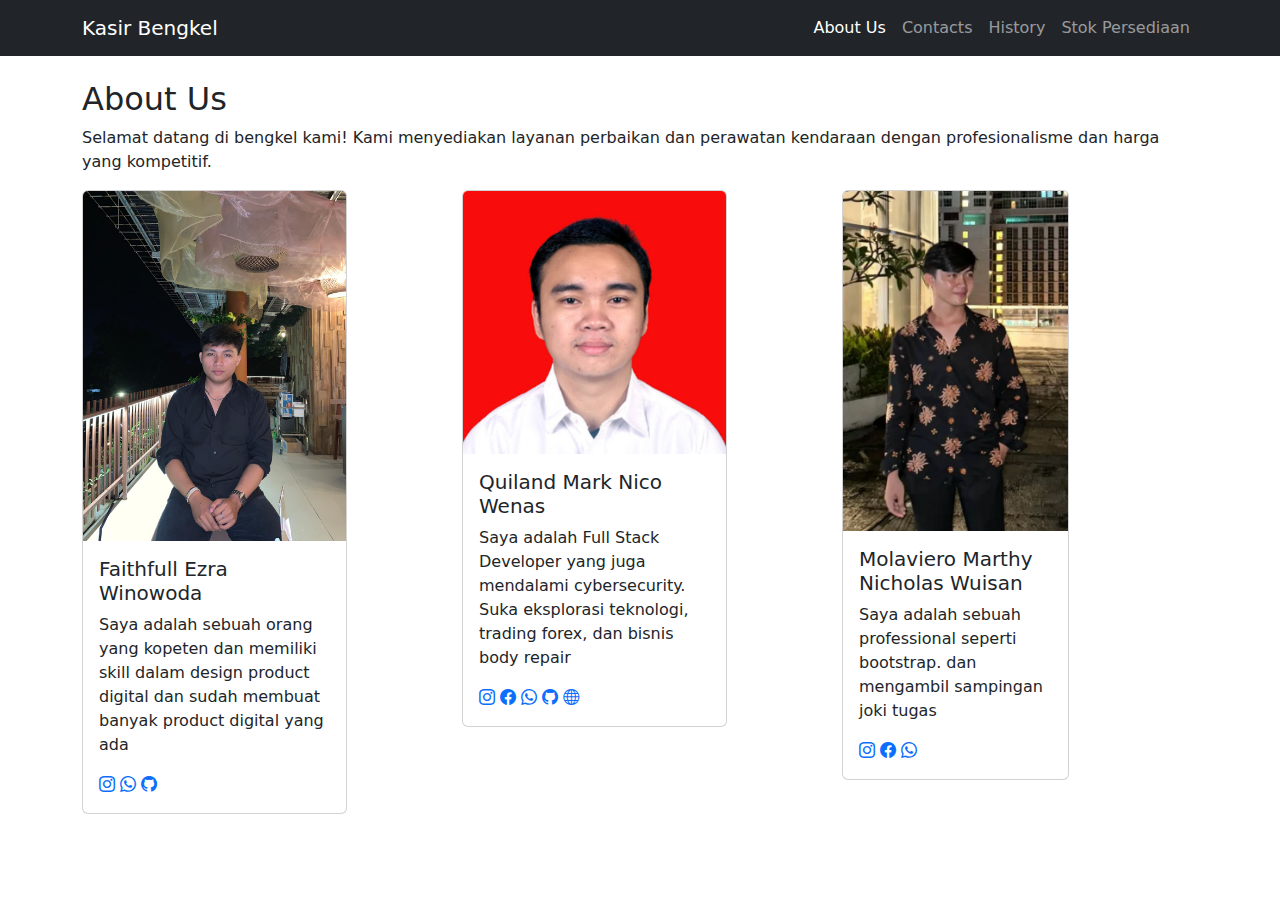
<file: project/about.html>
<!DOCTYPE html>
<html lang="id">
<head>
    <meta charset="UTF-8">
    <meta name="viewport" content="width=device-width, initial-scale=1.0">
    <title>About Us</title>
    <link href="https://cdn.jsdelivr.net/npm/bootstrap@5.3.0/dist/css/bootstrap.min.css" rel="stylesheet">
    <link rel="stylesheet" href="https://cdn.jsdelivr.net/npm/bootstrap-icons/font/bootstrap-icons.css">
</head>
<body>

<!-- Navbar Start -->
<nav class="navbar navbar-expand-lg bg-dark navbar-dark">
    <div class="container">
        <a class="navbar-brand" href="dashboard.html">Kasir Bengkel</a>
        <button class="navbar-toggler" type="button" data-bs-toggle="collapse" data-bs-target="#navbarNav">
            <span class="navbar-toggler-icon"></span>
        </button>
        <div class="collapse navbar-collapse" id="navbarNav">
            <ul class="navbar-nav ms-auto">
                <li class="nav-item">
                    <a class="nav-link active" href="about.html">About Us</a>
                </li>
                <li class="nav-item">
                    <a class="nav-link" href="contacts.html">Contacts</a>
                </li>
                <li class="nav-item">
                    <a class="nav-link" href="history.html">History</a>
                </li>
                <li class="nav-item">
                    <a class="nav-link" href="stok.html">Stok Persediaan</a>
                </li>
            </ul>
        </div>
    </div>
</nav>
<!-- Navbar End -->

<div class="container mt-4">
    <h2>About Us</h2>
    <p>Selamat datang di bengkel kami! Kami menyediakan layanan perbaikan dan perawatan kendaraan dengan profesionalisme dan harga yang kompetitif.</p>
    <div class="row">
        <div class="col-sm-4 mb-3 mb-sm-0">
            <div class="card" style="width: 7cm">
              <img src="./img/Gambar WhatsApp 2025-03-03 pukul 15.39.35_ff7f4a6c.jpg" class="card-img-top" alt="quiland">
              <div class="card-body">
                <h5 class="card-title">Faithfull Ezra Winowoda</h5>
                <p class="card-text">Saya adalah sebuah orang yang kopeten dan memiliki skill dalam design product digital dan sudah membuat banyak product digital yang ada</p>
                <a href="https://www.instagram.com/faith_kambey/" target="_blank"><i class="bi bi-instagram"></i></a>
                <a href="https://wa.me/6287844408700" target="_blank"><i class="bi bi-whatsapp"></i></a>
                <a href="https://github.com/quiland15" target="_blank"><i class="bi bi-github"></i></a>
              </div>
            </div>
        </div>
        <div class="col-sm-4">
            <div class="card" style="width: 7cm">
              <img src="./img/unnamed.jpg" class="card-img-top" alt="quiland">
              <div class="card-body">
                <h5 class="card-title">Quiland Mark Nico Wenas</h5>
                <p class="card-text">Saya adalah Full Stack Developer yang juga mendalami cybersecurity. Suka eksplorasi teknologi, trading forex, dan bisnis body repair</p>
                <a href="https://www.instagram.com/quilandwenas/" target="_blank"><i class="bi bi-instagram"></i></a>
                <a href="https://web.facebook.com/allenwenas/" target="_blank"><i class="bi bi-facebook"></i></a>
                <a href="https://wa.me/6282192987104" target="_blank"><i class="bi bi-whatsapp"></i></a>
                <a href="https://github.com/quiland15" target="_blank"><i class="bi bi-github"></i></a>
                <a href="https://quild.site/" target="_blank"><i class="bi bi-globe"></i></a>
              </div>
            </div>
        </div>
        <div class="col-sm-4">
            <div class="card" style="width: 6cm;">
              <img src="./img/Gambar WhatsApp 2025-03-03 pukul 15.47.40_c6f7366d.jpg" class="card-img-top" alt="Molaviero" style="height: 340px;">
              <div class="card-body">
                <h5 class="card-title">Molaviero Marthy Nicholas Wuisan</h5>
                <p class="card-text">Saya adalah sebuah professional seperti bootstrap. dan mengambil sampingan joki tugas</p>
                <a href="https://www.instagram.com/mwuisan_/" target="_blank"><i class="bi bi-instagram"></i></a>
                <a href="https://web.facebook.com/molaviro.wuisan" target="_blank"><i class="bi bi-facebook"></i></a>
                <a href="https://wa.me/6281243510660" target="_blank"><i class="bi bi-whatsapp"></i></a>
              </div>
            </div>
        </div>
    </div>
</div>

<script src="https://cdn.jsdelivr.net/npm/bootstrap@5.3.0/dist/js/bootstrap.bundle.min.js"></script>
</body>
</html>
</file>
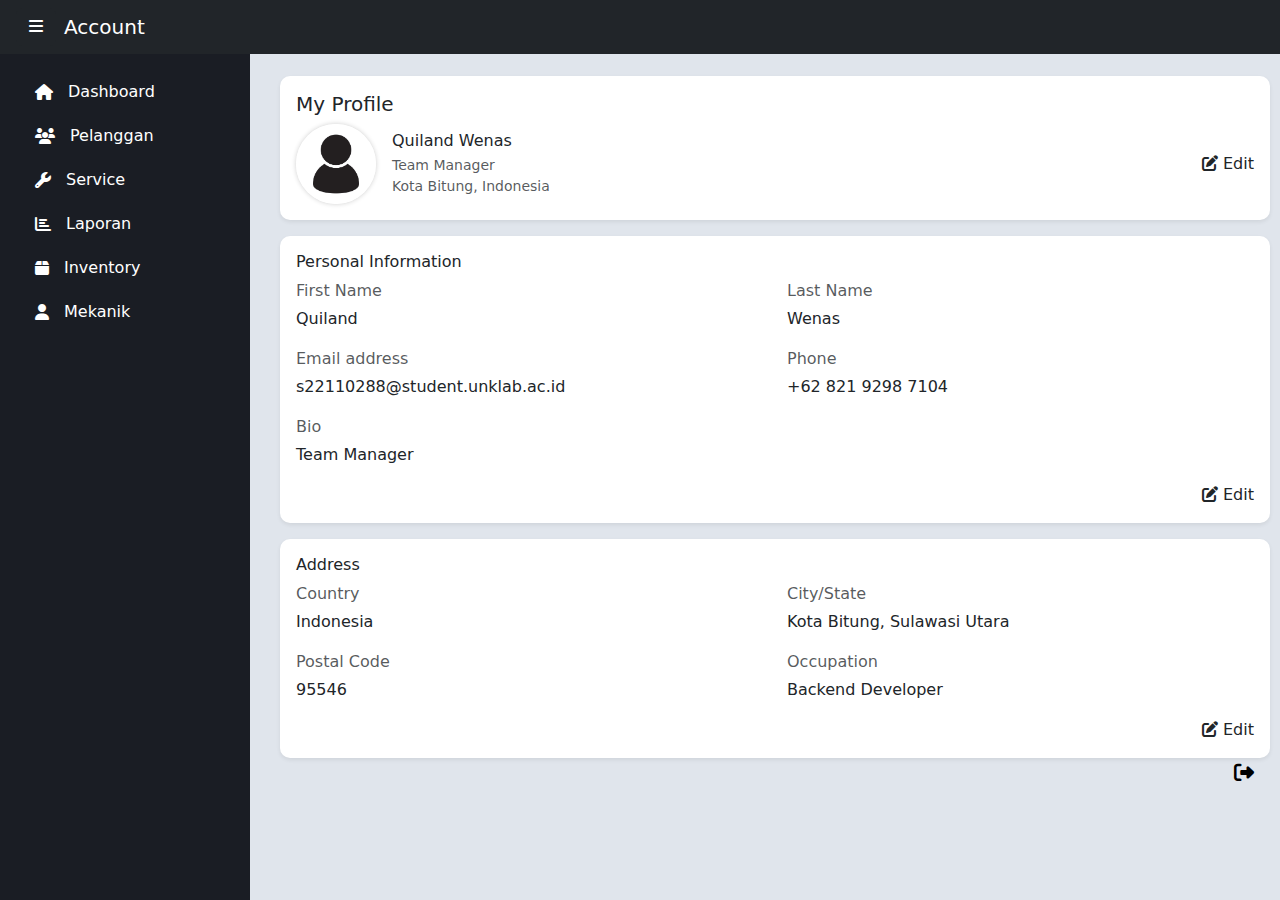
<file: project/Account.html>
<!DOCTYPE html>
<html lang="en">
<head>
    <meta charset="UTF-8">
    <meta name="viewport" content="width=device-width, initial-scale=1.0">
    <title>Account</title>
    <link rel="stylesheet" href="https://cdnjs.cloudflare.com/ajax/libs/font-awesome/6.4.2/css/all.min.css">
    <link rel="stylesheet" href="https://cdnjs.cloudflare.com/ajax/libs/bootstrap/5.3.0/css/bootstrap.min.css">
    <link rel="stylesheet" href="css/style.css">
    <script src="js/script.js"></script>
    <script src="https://cdnjs.cloudflare.com/ajax/libs/bootstrap/5.3.0/js/bootstrap.bundle.min.js"></script>
</head>
<body>
    <!-- navbar -->
    <nav class="navbar navbar-dark bg-dark px-3">
        <div class="d-flex align-items-center">
            <button class="btn btn-dark" onclick="toggleSidebar()">
                <i class="fas fa-bars"></i>
            </button>
            <span class="navbar-brand mb-0 h1 ms-2">Account</span>
        </div>
    </nav>
    
    
    <!-- Sidebar -->
    <div class="sidebar" id="sidebar">
        <a href="Dashboard.html"><i class="fas fa-home"></i> <span>Dashboard</span></a>
        <a href="Pelanggan.html"><i class="fas fa-users"></i> <span>Pelanggan</span></a>
        <a href="Service.html"><i class="fas fa-wrench"></i> <span>Service</span></a>
        <a href="Laporan.html"><i class="fas fa-chart-bar"></i> <span>Laporan</span></a>
        <a href="#"><i class="fas fa-box"></i> <span>Inventory</span></a>
        <a href="#"><i class="fas fa-user"></i> <span>Mekanik</span></a>
    </div>
    
    <!-- Main Content -->
    <div class="content col-md-9">
        <div class="profile-card shadow-sm p-3">
            <h5>My Profile</h5>
            <div class="d-flex align-items-center">
                <img src="/project/img/profile-icon-design-free-vector.jpg" alt="Profile Picture">
                <div class="ms-3">
                    <h6 class="mb-1">Quiland Wenas</h6>
                    <p class="text-muted small mb-0">Team Manager<br> Kota Bitung, Indonesia</p>
                </div>
                <div class="ms-auto">
                    <span class="edit-btn"><i class="fas fa-edit"></i> Edit</span>
                </div>
            </div>
        </div>

        <!-- Personal Information -->
        <div class="profile-card shadow-sm p-3 mt-3">
            <h6>Personal Information</h6>
            <div class="row">
                <div class="col-md-6">
                    <p class="mb-1 text-muted">First Name</p>
                    <p>Quiland</p>
                </div>
                <div class="col-md-6">
                    <p class="mb-1 text-muted">Last Name</p>
                    <p>Wenas</p>
                </div>
                <div class="col-md-6">
                    <p class="mb-1 text-muted">Email address</p>
                    <p>s22110288@student.unklab.ac.id</p>
                </div>
                <div class="col-md-6">
                    <p class="mb-1 text-muted">Phone</p>
                    <p>+62 821 9298 7104</p>
                </div>
                <div class="col-md-6">
                    <p class="mb-1 text-muted">Bio</p>
                    <p>Team Manager</p>
                </div>
            </div>
            <div class="text-end">
                <span class="edit-btn"><i class="fas fa-edit"></i> Edit</span>
            </div>
        </div>

        <!-- Address -->
        <div class="profile-card shadow-sm p-3 mt-3">
            <h6>Address</h6>
            <div class="row">
                <div class="col-md-6">
                    <p class="mb-1 text-muted">Country</p>
                    <p>Indonesia</p>
                </div>
                <div class="col-md-6">
                    <p class="mb-1 text-muted">City/State</p>
                    <p>Kota Bitung, Sulawasi Utara</p>
                </div>
                <div class="col-md-6">
                    <p class="mb-1 text-muted">Postal Code</p>
                    <p>95546</p>
                </div>
                <div class="col-md-6">
                    <p class="mb-1 text-muted">Occupation</p>
                    <p>Backend Developer</p>
                </div>
            </div>
            <div class="text-end">
                <span class="edit-btn"><i class="fas fa-edit"></i> Edit</span>
            </div>
        </div>

        <div class="justify-content-end d-flex">
            <a href="Login.html" class="text-black me-3" style="font-size: 20px;">
                <i class="fas fa-sign-out-alt"></i>
            </a>
        </div>

    </div>

</body>
</html>
</file>
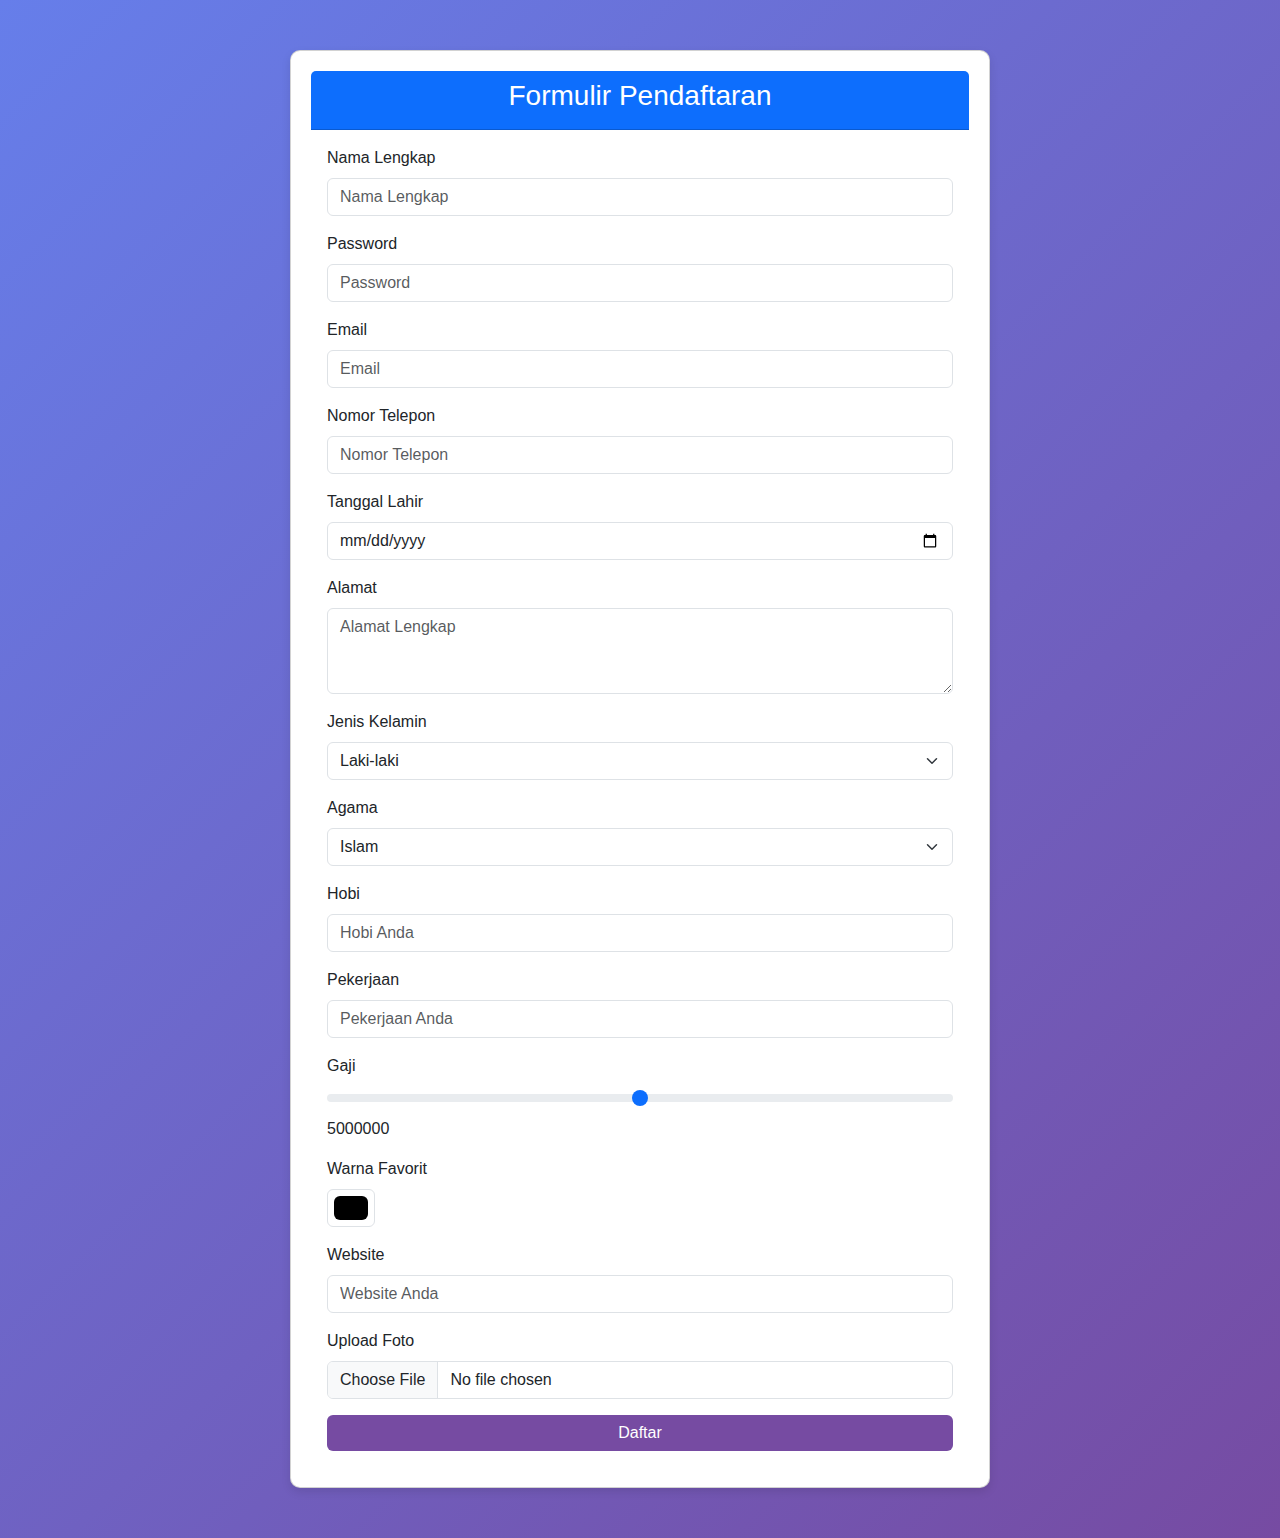
<file: project/coba.html>
<!DOCTYPE html>
<html lang="id">
<head>
    <meta charset="UTF-8">
    <meta name="viewport" content="width=device-width, initial-scale=1.0">
    <title>Formulir Pendaftaran</title>
    <link 
        href="https://cdn.jsdelivr.net/npm/bootstrap@5.3.3/dist/css/bootstrap.min.css" 
        rel="stylesheet"
    />
    <style>
        body {
            background: linear-gradient(135deg, #667eea, #764ba2);
            font-family: 'Poppins', sans-serif;
        }
        .card {
            max-width: 700px;
            margin: 50px auto;
            padding: 20px;
            border-radius: 10px;
            box-shadow: 0 4px 10px rgba(0, 0, 0, 0.1);
        }
        .form-control:focus {
            border-color: #764ba2;
            box-shadow: 0 0 10px rgba(118, 75, 162, 0.5);
        }
        .btn-primary {
            background-color: #764ba2;
            border: none;
        }
        .btn-primary:hover {
            background-color: #5a3e91;
        }
    </style>
</head>
<body>
    <div class="container">
        <div class="card">
            <div class="card-header bg-primary text-white text-center">
                <h3>Formulir Pendaftaran</h3>
            </div>
            <div class="card-body">
                <form method="get" action="inputForm.html">
                    <div class="mb-3">
                        <label class="form-label">Nama Lengkap</label>
                        <input type="text" name="name" class="form-control" placeholder="Nama Lengkap" required>
                    </div>
                    <div class="mb-3">
                        <label class="form-label">Password</label>
                        <input type="password" name="password" class="form-control" placeholder="Password" required>
                    </div>
                    <div class="mb-3">
                        <label class="form-label">Email</label>
                        <input type="email" name="email" class="form-control" placeholder="Email" required>
                    </div>
                    <div class="mb-3">
                        <label class="form-label">Nomor Telepon</label>
                        <input type="tel" name="phone" class="form-control" placeholder="Nomor Telepon" required>
                    </div>
                    <div class="mb-3">
                        <label class="form-label">Tanggal Lahir</label>
                        <input type="date" name="tgl_lahir" class="form-control" required>
                    </div>
                    <div class="mb-3">
                        <label class="form-label">Alamat</label>
                        <textarea name="alamat" class="form-control" rows="3" placeholder="Alamat Lengkap" required></textarea>
                    </div>
                    <div class="mb-3">
                        <label class="form-label">Jenis Kelamin</label>
                        <select name="jk" class="form-select" required>
                            <option value="Laki-laki">Laki-laki</option>
                            <option value="Perempuan">Perempuan</option>
                        </select>
                    </div>
                    <div class="mb-3">
                        <label class="form-label">Agama</label>
                        <select name="agama" class="form-select" required>
                            <option value="Islam">Islam</option>
                            <option value="Kristen">Kristen</option>
                            <option value="Katolik">Katolik</option>
                            <option value="Hindu">Hindu</option>
                            <option value="Budha">Budha</option>
                            <option value="Kong Hu Cu">Kong Hu Cu</option>
                        </select>
                    </div>
                    <div class="mb-3">
                        <label class="form-label">Hobi</label>
                        <input type="text" name="hobi" class="form-control" placeholder="Hobi Anda">
                    </div>
                    <div class="mb-3">
                        <label class="form-label">Pekerjaan</label>
                        <input type="text" name="pekerjaan" class="form-control" placeholder="Pekerjaan Anda">
                    </div>
                    <div class="mb-3">
                        <label class="form-label">Gaji</label>
                        <input type="range" name="gaji" id="gaji" min="0" max="10000000" step="500000" class="form-range" oninput="updateGaji(this.value)">
                        <span id="gajiValue">5000000</span>
                    </div>
                    <div class="mb-3">
                        <label class="form-label">Warna Favorit</label>
                        <input type="color" name="warna_favorit" class="form-control form-control-color">
                    </div>
                    <div class="mb-3">
                        <label class="form-label">Website</label>
                        <input type="url" name="website" class="form-control" placeholder="Website Anda">
                    </div>
                    <div class="mb-3">
                        <label class="form-label">Upload Foto</label>
                        <input type="file" name="foto" class="form-control">
                    </div>
                    <div class="text-center">
                        <button type="submit" class="btn btn-primary w-100">Daftar</button>
                    </div>
                </form>
            </div>
        </div>
    </div>

    <script>
        function updateGaji(value) {
            document.getElementById("gajiValue").textContent = value;
        }
    </script>
    <script 
        src="https://cdn.jsdelivr.net/npm/bootstrap@5.3.3/dist/js/bootstrap.bundle.min.js">
    </script>
</body>
</html>
</file>
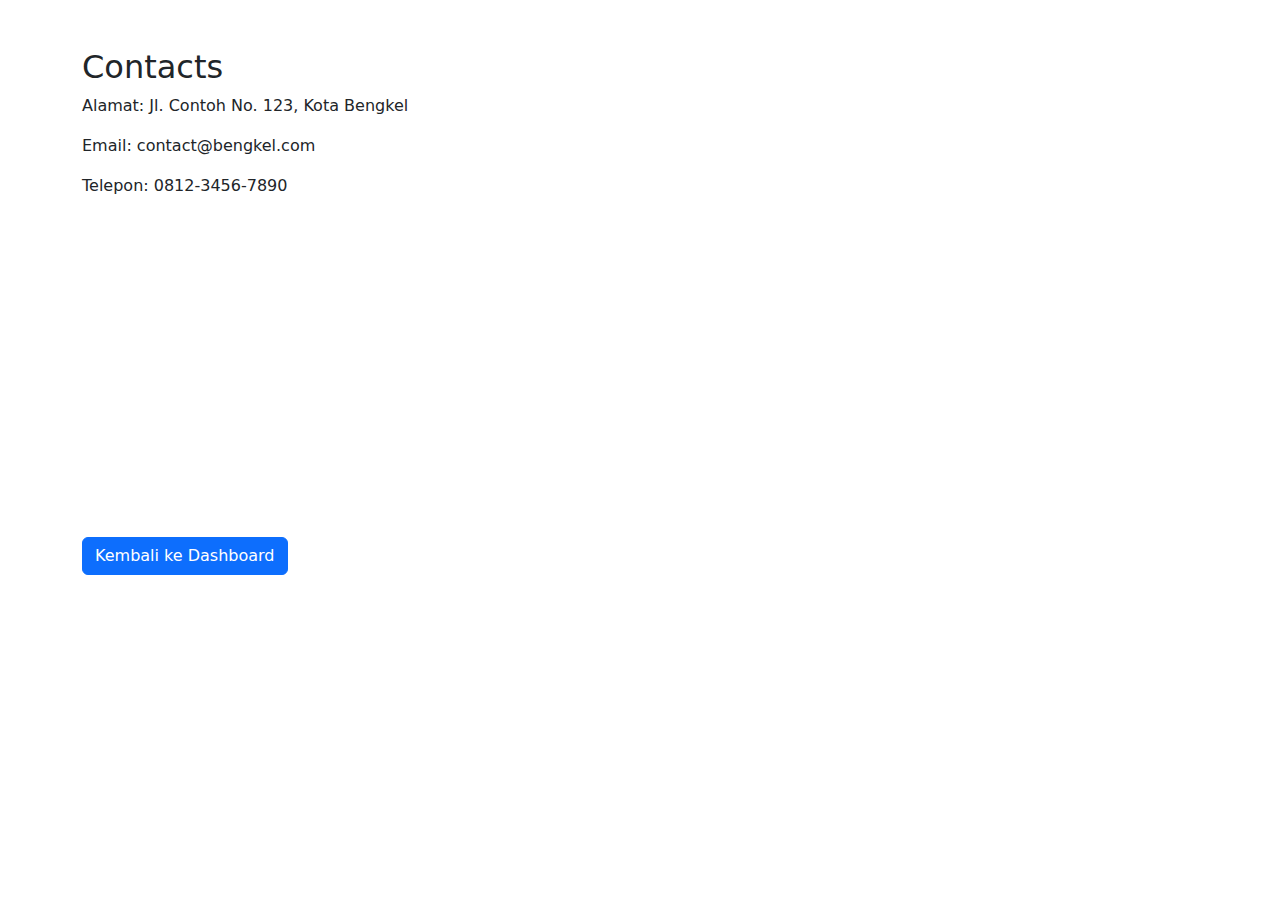
<file: project/contacts.html>
<!DOCTYPE html>
<html lang="en">
<head>
    <meta charset="UTF-8">
    <meta name="viewport" content="width=device-width, initial-scale=1.0">
    <title>Contacts</title>
    <link href="https://cdn.jsdelivr.net/npm/bootstrap@5.3.0/dist/css/bootstrap.min.css" rel="stylesheet">
</head>
<body>
    <div class="container mt-5">
        <h2>Contacts</h2>
        <p>Alamat: Jl. Contoh No. 123, Kota Bengkel</p>
        <p>Email: contact@bengkel.com</p>
        <p>Telepon: 0812-3456-7890</p>
        <iframe src="https://www.google.com/maps/embed?pb=!1m18!1m12!1m3!1d3988.5977349439345!2d124.97771097546601!3d1.4172818576937436!2m3!1f0!2f0!3f0!3m2!1i1024!2i768!4f13.1!3m3!1m2!1s0x32870ee8b37f363f%3A0x1f8e5089000c539f!2sAirmadidi%20Bawah%2C%20Airmadidi%2C%20North%20Minahasa%20Regency%2C%20North%20Sulawesi!5e0!3m2!1sen!2sid!4v1741157581532!5m2!1sen!2sid" width="100%" height="300" style="border:0;" allowfullscreen="" loading="lazy" referrerpolicy="no-referrer-when-downgrade"></iframe>
        <a href="dashboard.html" class="btn btn-primary mt-3">Kembali ke Dashboard</a>
    </div>
    <script src="https://cdn.jsdelivr.net/npm/bootstrap@5.3.0/dist/js/bootstrap.bundle.min.js"></script>
</body>
</html>
</file>
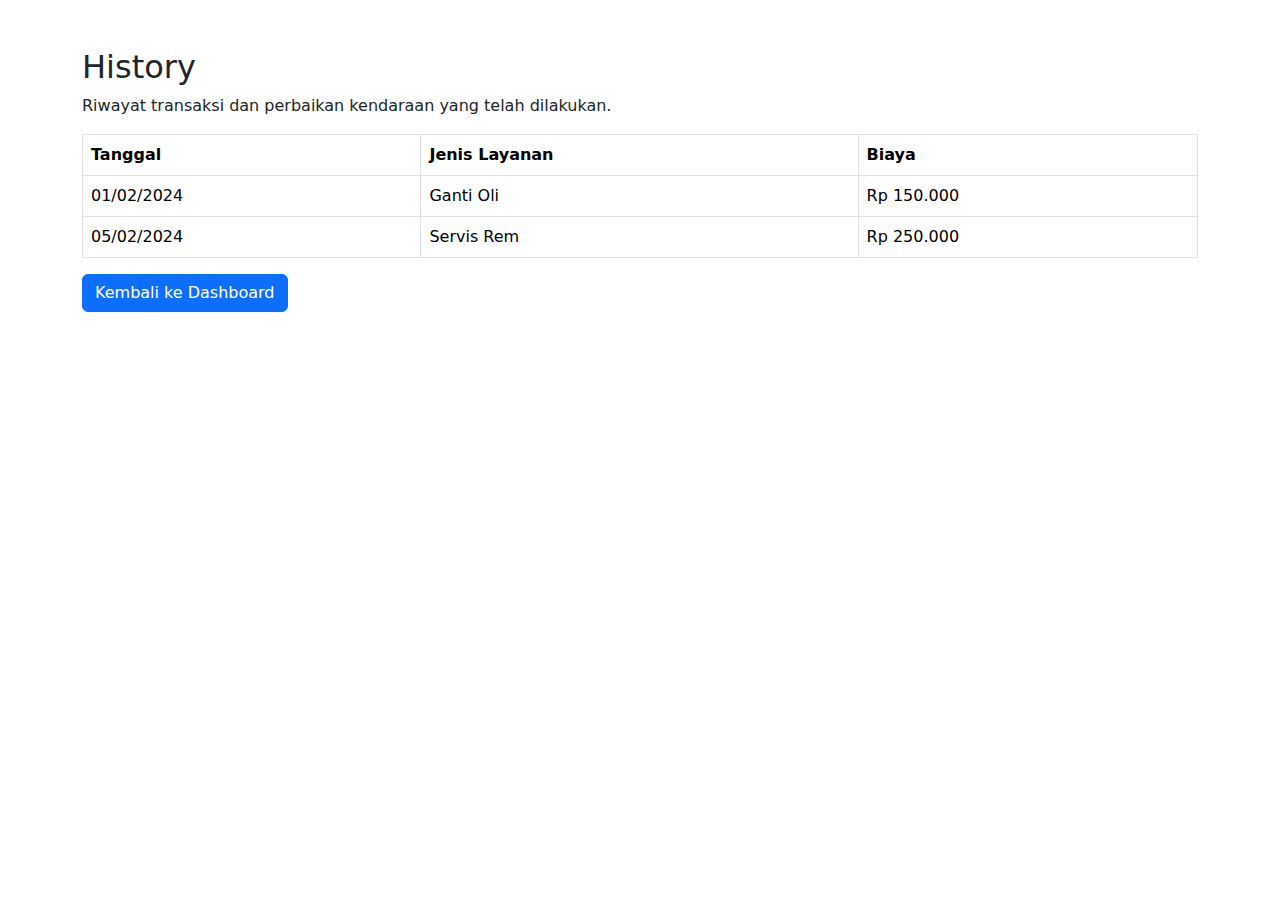
<file: project/history.html>
<!DOCTYPE html>
<html lang="en">
<head>
    <meta charset="UTF-8">
    <meta name="viewport" content="width=device-width, initial-scale=1.0">
    <title>History</title>
    <link href="https://cdn.jsdelivr.net/npm/bootstrap@5.3.0/dist/css/bootstrap.min.css" rel="stylesheet">
</head>
<body>
    <div class="container mt-5">
        <h2>History</h2>
        <p>Riwayat transaksi dan perbaikan kendaraan yang telah dilakukan.</p>
        <table class="table table-bordered">
            <thead>
                <tr>
                    <th>Tanggal</th>
                    <th>Jenis Layanan</th>
                    <th>Biaya</th>
                </tr>
            </thead>
            <tbody>
                <tr>
                    <td>01/02/2024</td>
                    <td>Ganti Oli</td>
                    <td>Rp 150.000</td>
                </tr>
                <tr>
                    <td>05/02/2024</td>
                    <td>Servis Rem</td>
                    <td>Rp 250.000</td>
                </tr>
            </tbody>
        </table>
        <a href="dashboard.html" class="btn btn-primary">Kembali ke Dashboard</a>
    </div>
    <script src="https://cdn.jsdelivr.net/npm/bootstrap@5.3.0/dist/js/bootstrap.bundle.min.js"></script>
</body>
</html>
</file>
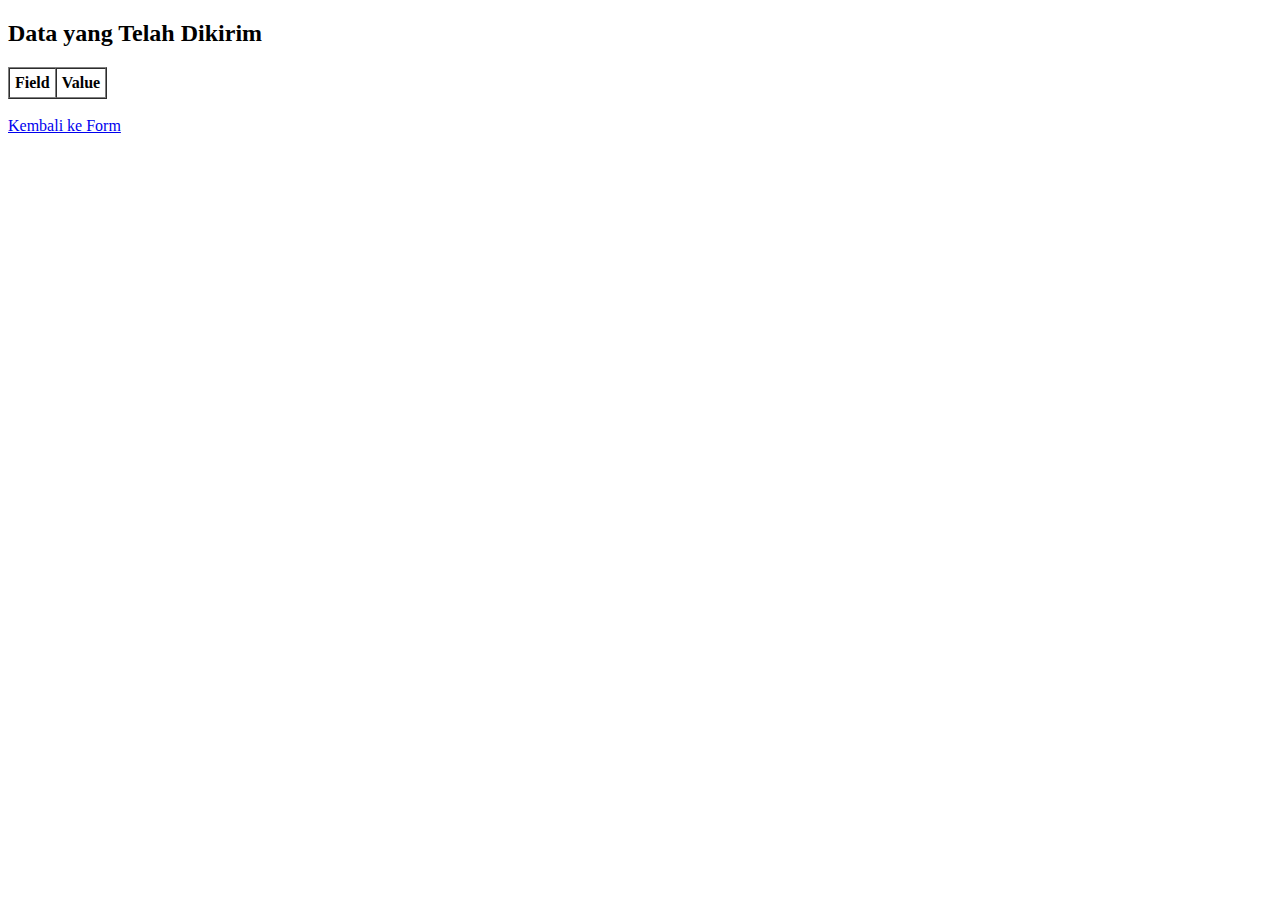
<file: project/inputForm.html>
<!DOCTYPE html>
<html lang="en">
  <head>
    <meta charset="UTF-8">
    <meta name="viewport" content="width=device-width, initial-scale=1.0">
    <title>Hasil Input Formulir</title>
  </head>
  <body>
    <h2>Data yang Telah Dikirim</h2>
    <table border="1" cellpadding="5" cellspacing="0">
      <tr>
        <th>Field</th>
        <th>Value</th>
      </tr>
      <script>
        const params = new URLSearchParams(window.location.search);
        for (const [key, value] of params.entries()) {
          document.write(`<tr><td>${key}</td><td>${value}</td></tr>`);
        }
      </script>
    </table>
    <br />
    <a href="index.html">Kembali ke Form</a>
  </body>
</html>
</file>
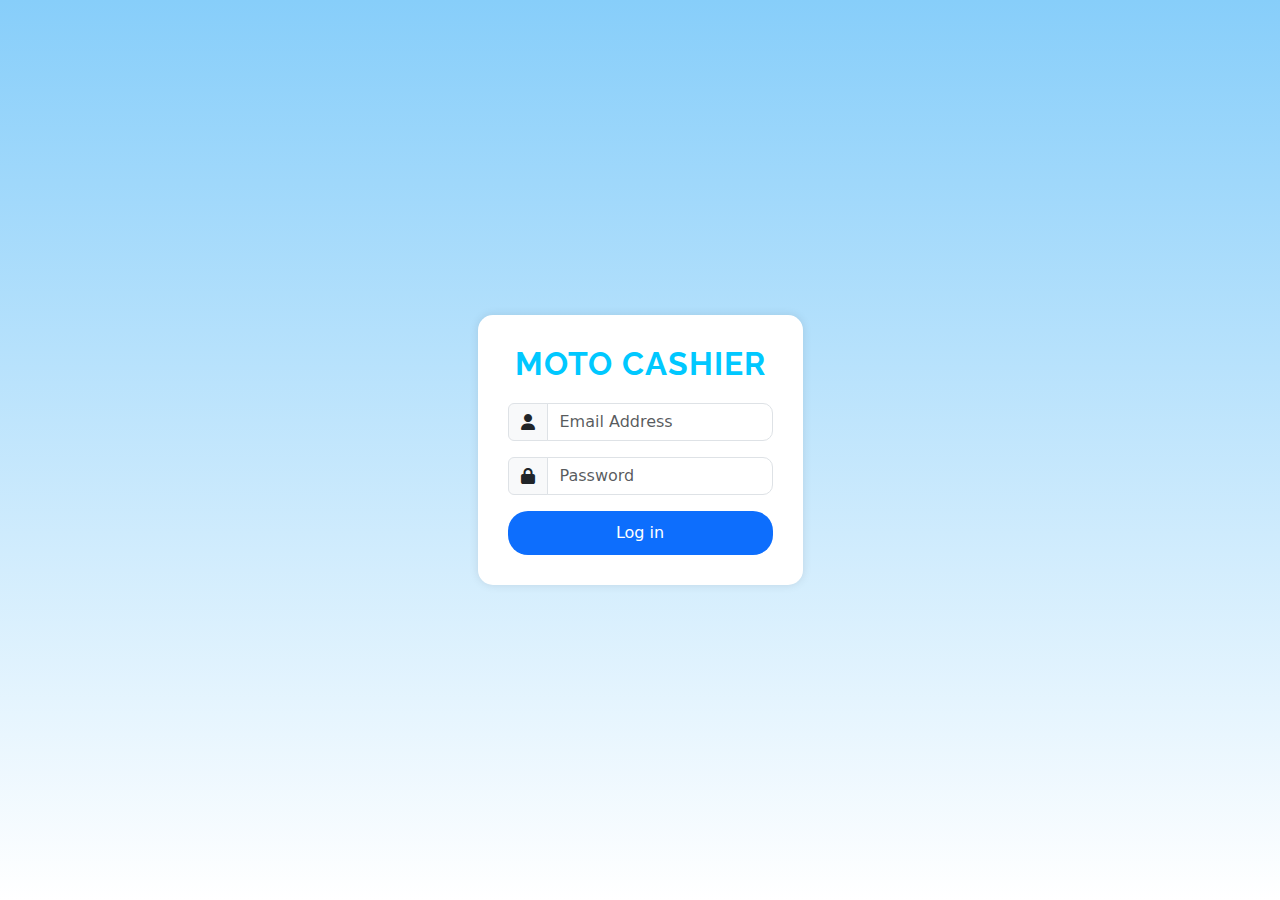
<file: project/Login.html>
<!DOCTYPE html>
<html lang="en">
<head>
    <meta charset="UTF-8">
    <meta name="viewport" content="width=device-width, initial-scale=1.0">
    <title>Login</title>
    <link href="https://cdn.jsdelivr.net/npm/bootstrap@5.3.0/dist/css/bootstrap.min.css" rel="stylesheet">
    <link rel="stylesheet" href="css/login.css">
    <script src="js/script.js"></script>
    <!-- font tambahan -->
    <link href="https://fonts.googleapis.com/css2?family=Montserrat:wght@400;700&display=swap" rel="stylesheet">
    <link href="https://fonts.googleapis.com/css2?family=Oswald:wght@400;700&display=swap" rel="stylesheet">
    <link href="https://fonts.googleapis.com/css2?family=Raleway:wght@400;700&display=swap" rel="stylesheet">
    <link href="https://fonts.googleapis.com/css2?family=Lobster&display=swap" rel="stylesheet">
    <!-- akhir -->
    <link rel="stylesheet" href="https://cdnjs.cloudflare.com/ajax/libs/font-awesome/6.4.2/css/all.min.css">
    <script src="https://cdn.jsdelivr.net/npm/bootstrap@5.3.0/dist/js/bootstrap.bundle.min.js"></script>
</head>
<body>
    <div class="login-container">
        <h2>MOTO CASHIER</h2>
        <form onsubmit="handleLogin(event)">
            <div class="input-group mb-3">
                <span class="input-group-text">
                    <i class="fas fa-user"></i>
                </span>
                <input type="email" class="form-control" placeholder="Email Address">
            </div>
            <div class="input-group mb-3">
                <span class="input-group-text">
                    <i class="fas fa-lock"></i>
                </span>
                <input type="password" class="form-control" placeholder="Password">
            </div>
            <button type="submit" class="btn btn-primary w-100" >Log in</button>
        </form>
    </div>
</body>
</html>
</file>
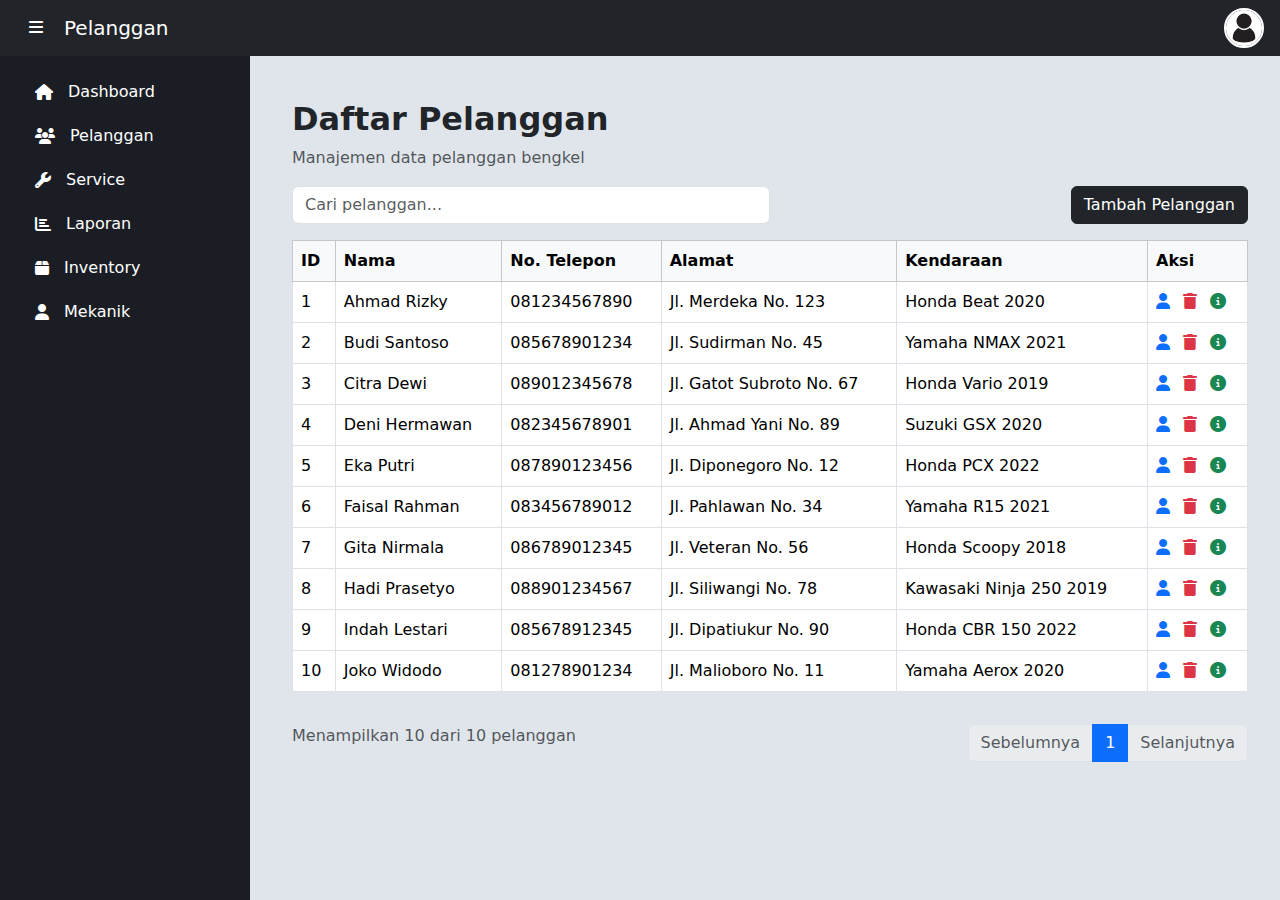
<file: project/Pelanggan.html>
<!DOCTYPE html>
<html lang="en">
<head>
    <meta charset="UTF-8">
    <meta name="viewport" content="width=device-width, initial-scale=1.0">
    <title>Pelanggan</title>
    <link rel="stylesheet" href="https://cdnjs.cloudflare.com/ajax/libs/font-awesome/6.4.2/css/all.min.css">
    <link rel="stylesheet" href="https://cdnjs.cloudflare.com/ajax/libs/bootstrap/5.3.0/css/bootstrap.min.css">
    <link rel="stylesheet" href="css/style.css">
    <script src="js/script.js"></script>
    <script src="https://cdnjs.cloudflare.com/ajax/libs/bootstrap/5.3.0/js/bootstrap.bundle.min.js"></script>
</head>
<body>
    <!-- navbar -->
    <nav class="navbar navbar-dark bg-dark px-3">
        <div class="d-flex align-items-center">
            <button class="btn btn-dark" onclick="toggleSidebar()">
                <i class="fas fa-bars"></i>
            </button>
            <span class="navbar-brand mb-0 h1 ms-2">Pelanggan</span>
        </div>
        <div class="dropdown">
            <button class="btn p-0 border-0 dropdown-toggle" type="button" id="profileDropdown" data-bs-toggle="dropdown" aria-expanded="false">
                <img src="/project/img/profile-icon-design-free-vector.jpg" alt="Profile" class="profile-img">
            </button>
            <ul class="dropdown-menu dropdown-menu-end" aria-labelledby="profileDropdown">
                <li><a class="dropdown-item" href="Account.html">My Account</a></li>
                <li><a class="dropdown-item" href="settings.html">Settings</a></li>
                <li><hr class="dropdown-divider"></li>
                <li><a class="dropdown-item text-danger" href="Login.html">Logout</a></li>
            </ul>
        </div>
    </nav>
    
    
    <!-- Sidebar -->
    <div class="sidebar" id="sidebar">
        <a href="Dashboard.html"><i class="fas fa-home"></i> <span>Dashboard</span></a>
        <a href="#"><i class="fas fa-users"></i> <span>Pelanggan</span></a>
        <a href="Service.html"><i class="fas fa-wrench"></i> <span>Service</span></a>
        <a href="Laporan.html"><i class="fas fa-chart-bar"></i> <span>Laporan</span></a>
        <a href="#"><i class="fas fa-box"></i> <span>Inventory</span></a>
        <a href="#"><i class="fas fa-user"></i> <span>Mekanik</span></a>
    </div>

    <!-- Main Content -->
    <div class="content">
        <div class="container mt-4">
            <h2 class="fw-bold">Daftar Pelanggan</h2>
            <p class="text-muted">Manajemen data pelanggan bengkel</p>
            
            <div class="d-flex justify-content-between mb-3">
                <input type="text" class="form-control w-50" placeholder="Cari pelanggan...">
                <button class="btn btn-dark">
                    <i class="bi bi-person-plus"></i> Tambah Pelanggan
                </button>
            </div>
            
            <div class="table-responsive">
                <table class="table table-bordered align-middle">
                    <thead class="table-light">
                        <tr>
                            <th>ID</th>
                            <th>Nama</th>
                            <th>No. Telepon</th>
                            <th>Alamat</th>
                            <th>Kendaraan</th>
                            <th>Aksi</th>
                        </tr>
                    </thead>
                    <tbody>
                        <tr>
                            <td>1</td>
                            <td>Ahmad Rizky</td>
                            <td>081234567890</td>
                            <td>Jl. Merdeka No. 123</td>
                            <td>Honda Beat 2020</td>
                            <td>
                                <a href="text.html"><i class="fas fa-user text-primary me-2"></i></a>
                                <i class="fas fa-trash text-danger me-2"></i>
                                <i class="fas fa-info-circle text-success"></i>
                            </td>
                        </tr>
                        <tr>
                            <td>2</td>
                            <td>Budi Santoso</td>
                            <td>085678901234</td>
                            <td>Jl. Sudirman No. 45</td>
                            <td>Yamaha NMAX 2021</td>
                            <td>
                                <i class="fas fa-user text-primary me-2"></i>
                                <i class="fas fa-trash text-danger me-2"></i>
                                <i class="fas fa-info-circle text-success"></i>
                            </td>
                        </tr>
                        <tr>
                            <td>3</td>
                            <td>Citra Dewi</td>
                            <td>089012345678</td>
                            <td>Jl. Gatot Subroto No. 67</td>
                            <td>Honda Vario 2019</td>
                            <td>
                                <i class="fas fa-user text-primary me-2"></i>
                                <i class="fas fa-trash text-danger me-2"></i>
                                <i class="fas fa-info-circle text-success"></i>
                            </td>
                        </tr>
                        <tr>
                            <td>4</td>
                            <td>Deni Hermawan</td>
                            <td>082345678901</td>
                            <td>Jl. Ahmad Yani No. 89</td>
                            <td>Suzuki GSX 2020</td>
                            <td>
                                <i class="fas fa-user text-primary me-2"></i>
                                <i class="fas fa-trash text-danger me-2"></i>
                                <i class="fas fa-info-circle text-success"></i>
                            </td>
                        </tr>
                        <tr>
                            <td>5</td>
                            <td>Eka Putri</td>
                            <td>087890123456</td>
                            <td>Jl. Diponegoro No. 12</td>
                            <td>Honda PCX 2022</td>
                            <td>
                                <i class="fas fa-user text-primary me-2"></i>
                                <i class="fas fa-trash text-danger me-2"></i>
                                <i class="fas fa-info-circle text-success"></i>
                            </td>
                        </tr>
                        <tr>
                            <td>6</td>
                            <td>Faisal Rahman</td>
                            <td>083456789012</td>
                            <td>Jl. Pahlawan No. 34</td>
                            <td>Yamaha R15 2021</td>
                            <td>
                                <i class="fas fa-user text-primary me-2"></i>
                                <i class="fas fa-trash text-danger me-2"></i>
                                <i class="fas fa-info-circle text-success"></i>
                            </td>
                        </tr>
                        <tr>
                            <td>7</td>
                            <td>Gita Nirmala</td>
                            <td>086789012345</td>
                            <td>Jl. Veteran No. 56</td>
                            <td>Honda Scoopy 2018</td>
                            <td>
                                <i class="fas fa-user text-primary me-2"></i>
                                <i class="fas fa-trash text-danger me-2"></i>
                                <i class="fas fa-info-circle text-success"></i>
                            </td>
                        </tr>
                        <tr>
                            <td>8</td>
                            <td>Hadi Prasetyo</td>
                            <td>088901234567</td>
                            <td>Jl. Siliwangi No. 78</td>
                            <td>Kawasaki Ninja 250 2019</td>
                            <td>
                                <i class="fas fa-user text-primary me-2"></i>
                                <i class="fas fa-trash text-danger me-2"></i>
                                <i class="fas fa-info-circle text-success"></i>
                            </td>
                        </tr>
                        <tr>
                            <td>9</td>
                            <td>Indah Lestari</td>
                            <td>085678912345</td>
                            <td>Jl. Dipatiukur No. 90</td>
                            <td>Honda CBR 150 2022</td>
                            <td>
                                <i class="fas fa-user text-primary me-2"></i>
                                <i class="fas fa-trash text-danger me-2"></i>
                                <i class="fas fa-info-circle text-success"></i>
                            </td>
                        </tr>
                        <tr>
                            <td>10</td>
                            <td>Joko Widodo</td>
                            <td>081278901234</td>
                            <td>Jl. Malioboro No. 11</td>
                            <td>Yamaha Aerox 2020</td>
                            <td>
                                <i class="fas fa-user text-primary me-2"></i>
                                <i class="fas fa-trash text-danger me-2"></i>
                                <i class="fas fa-info-circle text-success"></i>
                            </td>
                        </tr>
                    </tbody>
                </table>
            </div>
            
            
            <div class="d-flex justify-content-between mt-3">
                <p class="text-muted">Menampilkan 10 dari 10 pelanggan</p>
                <nav>
                    <ul class="pagination">
                        <li class="page-item disabled">
                            <a class="page-link">Sebelumnya</a>
                        </li>
                        <li class="page-item active">
                            <a class="page-link">1</a>
                        </li>
                        <li class="page-item disabled">
                            <a class="page-link">Selanjutnya</a>
                        </li>
                    </ul>
                </nav>
            </div>
        </div>
    </div>
</div>

</body>
</html>
</file>
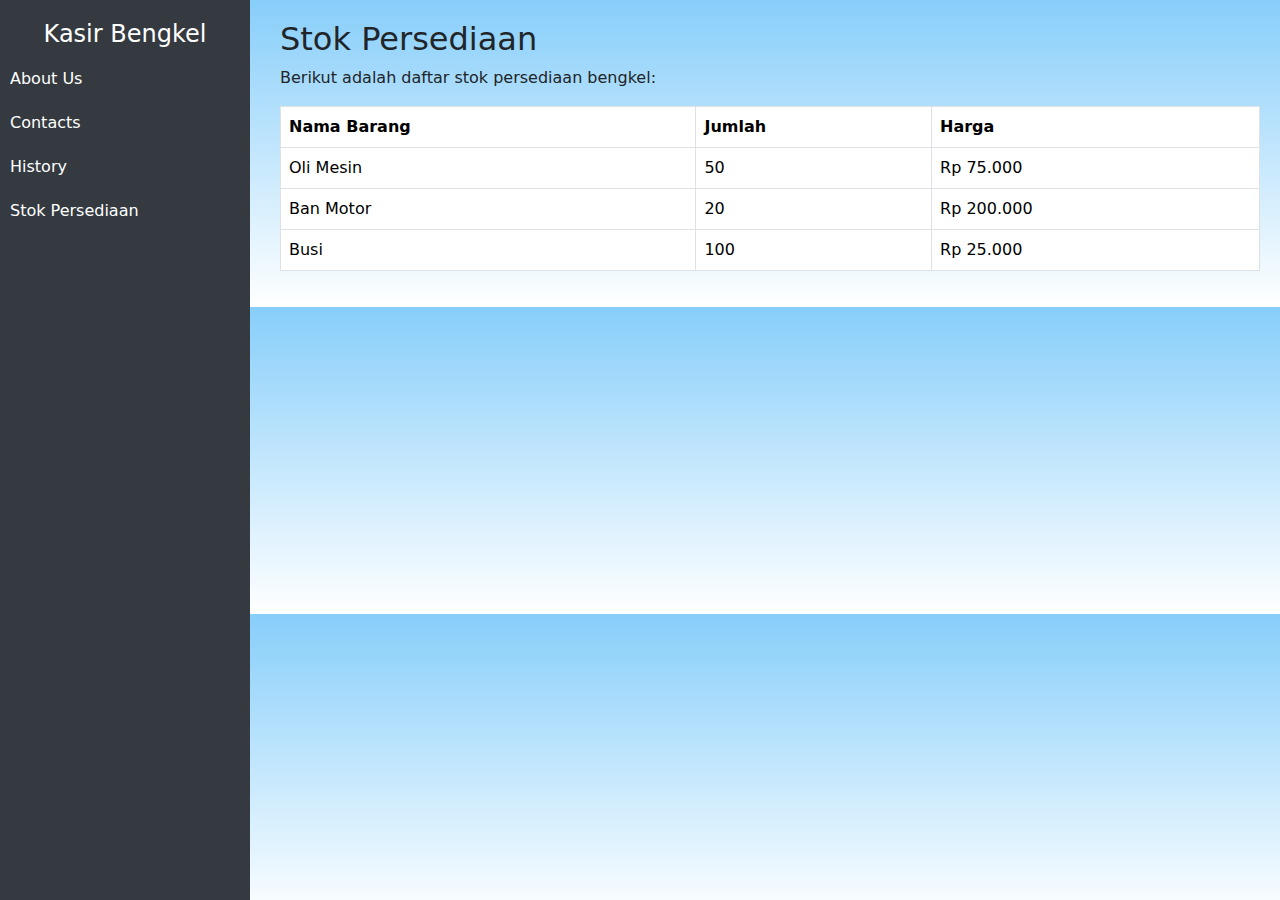
<file: project/stok.html>
<!DOCTYPE html>
<html lang="en">
<head>
    <meta charset="UTF-8">
    <meta name="viewport" content="width=device-width, initial-scale=1.0">
    <title>Stok Persediaan</title>
    <link href="https://cdn.jsdelivr.net/npm/bootstrap@5.3.0/dist/css/bootstrap.min.css" rel="stylesheet">
    <style>
        body {
            background: linear-gradient(to bottom, #87CEFA, #ffffff);
        }
        .sidebar {
            height: 100vh;
            width: 250px;
            position: fixed;
            background: #343a40;
            color: white;
            padding-top: 20px;
        }
        .sidebar a {
            color: white;
            text-decoration: none;
            display: block;
            padding: 10px;
        }
        .sidebar a:hover {
            background: #495057;
        }
        .content {
            margin-left: 260px;
            padding: 20px;
        }
    </style>
</head>
<body>
    <div class="sidebar">
        <h4 class="text-center">Kasir Bengkel</h4>
        <a href="about.html">About Us</a>
        <a href="contacts.html">Contacts</a>
        <a href="history.html">History</a>
        <a href="stok.html">Stok Persediaan</a>
    </div>
    <div class="content">
        <h2>Stok Persediaan</h2>
        <p>Berikut adalah daftar stok persediaan bengkel:</p>
        
        <table class="table table-bordered">
            <thead>
                <tr>
                    <th>Nama Barang</th>
                    <th>Jumlah</th>
                    <th>Harga</th>
                </tr>
            </thead>
            <tbody>
                <tr>
                    <td>Oli Mesin</td>
                    <td>50</td>
                    <td>Rp 75.000</td>
                </tr>
                <tr>
                    <td>Ban Motor</td>
                    <td>20</td>
                    <td>Rp 200.000</td>
                </tr>
                <tr>
                    <td>Busi</td>
                    <td>100</td>
                    <td>Rp 25.000</td>
                </tr>
            </tbody>
        </table>
    </div>
    <script src="https://cdn.jsdelivr.net/npm/bootstrap@5.3.0/dist/js/bootstrap.bundle.min.js"></script>
</body>
</html>
</file>
<file: project/css/style.css>
body {
    display: flex;
    background-color: #e0e5ec;
}
.sidebar {
    width: 250px;
    height: 100vh;
    background: #1a1d24;
    color: white;
    padding: 20px;
    transition: width 0.3s;
    position: fixed;
    top: 50px; /* Navbar height */
    left: 0;
    overflow: hidden;
}
.sidebar.collapsed {
    width: 80px;
}
.sidebar a {
    display: flex;
    align-items: center;
    gap: 15px;
    color: white;
    text-decoration: none;
    padding: 10px 15px;
    border-radius: 5px;
    transition: background 0.3s;
    width: 100%;
}
.sidebar.collapsed a span {
    display: none;
}
.sidebar a:hover {
    background: #333;
}
.content {
    margin-left: 250px;
    padding: 20px;
    transition: margin-left 0.3s ease-in-out, width 0.3s ease-in-out; 
    width: calc(100% - 250px);
    margin-top: 56px; /* Adjust for navbar */
    
}
.content.full {
    margin-left: 80px;
    width: calc(100% - 80px);
}
.navbar {
    width: 100%;
    position: fixed;
    top: 0;
    left: 0;
    z-index: 1000;
}
.navbar a {
    text-decoration: none;
}
.content.full {
    margin-left: 80px; /* Ketika sidebar tertutup */
    width: calc(100% - 80px);
}

.profile-container {
    position: relative;
    display: flex;
    align-items: center;
}

.profile-img {
    width: 40px;
    height: 40px;
    border-radius: 50%;
    object-fit: cover;
    border: 2px solid white;
}

/* .badge {
    position: absolute;
    top: 0;
    right: 0;
    background: red;
    color: white;
    font-size: 12px;
    border-radius: 50%;
    width: 18px;
    height: 18px;
    text-align: center;
    line-height: 18px;
    font-weight: bold;
} */
.profile-card {
    background: white;
    border-radius: 10px;
    padding: 20px;
}

.profile-card img {
    width: 80px;
    height: 80px;
    border-radius: 50%;
    object-fit: cover;
    border: 3px solid #fff;
    box-shadow: 0 0 5px rgba(0, 0, 0, 0.2);
}

.content { margin-left: 260px; padding: 20px; }
.info-box { padding: 15px; border-radius: 10px; color: white; }
.info-box h5 { margin-bottom: 5px; }
.editor-box { border: 1px solid #ddd; padding: 10px; border-radius: 5px; }

.info-card {
    background: white;
    padding: 20px;
    border-radius: 10px;
    box-shadow: 0px 4px 10px rgba(0, 0, 0, 0.1);
    text-align: center;
}
.info-card h5 {
    font-size: 16px;
    color: #333;
}
.info-card .count {
    font-size: 32px;
    font-weight: bold;
    color: #000;
}
.info-card .desc {
    font-size: 14px;
    margin-top: 5px;
}
.text-green { color: #28a745; } /* Hijau */
.text-orange { color: #ff9800; } /* Oranye */
.text-purple { color: #6f42c1; } /* Ungu */
.card-summary {
    text-align: center;
    padding: 20px;
}
.income { color: green; }
.expense { color: red; }
.profit { color: blue; }
.chart-container { width: 100%; height: 400px; }

/* Tambahan untuk Responsive */

/* Untuk layar kecil (tablet ke bawah) */
@media (max-width: 768px) {
    body {
        display: block;
    }
    .sidebar {
        position: fixed;
        top: 56px; /* sama kayak navbar */
        left: -250px; /* disembunyikan keluar layar */
        width: 250px;
        height: calc(100% - 56px);
        transition: left 0.3s ease;
        z-index: 999;
    }

    .sidebar.show {
        left: 0; /* Kalau tombol menu ditekan, sidebar muncul */
    }

    .content {
        margin-left: 0;
        width: 100%;
        padding: 15px;
        margin-top: 70px; /* Biar ga ketutupan navbar */
    }

    .navbar {
        display: flex;
        justify-content: space-between;
        align-items: center;
        padding: 10px 20px;
        background: #1a1d24;
    }

    .navbar .menu-toggle {
        display: block;
        font-size: 24px;
        color: white;
        cursor: pointer;
    }
}

/* Untuk layar HP super kecil (<400px) */
@media (max-width: 400px) {
    .info-card, .profile-card, .card-summary {
        padding: 10px;
    }

    .info-card h5 {
        font-size: 14px;
    }

    .info-card .count {
        font-size: 24px;
    }

    .info-card .desc {
        font-size: 12px;
    }

    .chart-container {
        height: 250px; /* kecilin chart */
    }

    .profile-img {
        width: 30px;
        height: 30px;
    }
}

#profileDropdown::after {
    display: none !important;
}
</file>
<file: project/css/login.css>
body {
    background: linear-gradient(to bottom, #87CEFA, #ffffff);
    display: flex;
    justify-content: center;
    align-items: center;
    height: 100vh;
}
.login-container {
    background: white;
    padding: 30px;
    border-radius: 15px;
    box-shadow: 0 0 10px rgba(0, 0, 0, 0.1);
    text-align: center;
}
.login-container h2 {
    font-family: 'Cursive', sans-serif;
    color: #00c8ff;
    margin-bottom: 20px;
}
.form-control {
    border-radius: 10px;
}
.btn-primary {
    border: none;
    border-radius: 20px;
    padding: 10px;
}
.btn-primary:hover {
    background-color: #00c8ff;
}

h2 {
    font-family:'raleway', serif !important;
    font-weight: 700; /* Bisa ganti 400, 500, 700 tergantung kebutuhan */
    letter-spacing: 1px; /* Biar lebih rapi */
}
</file>
